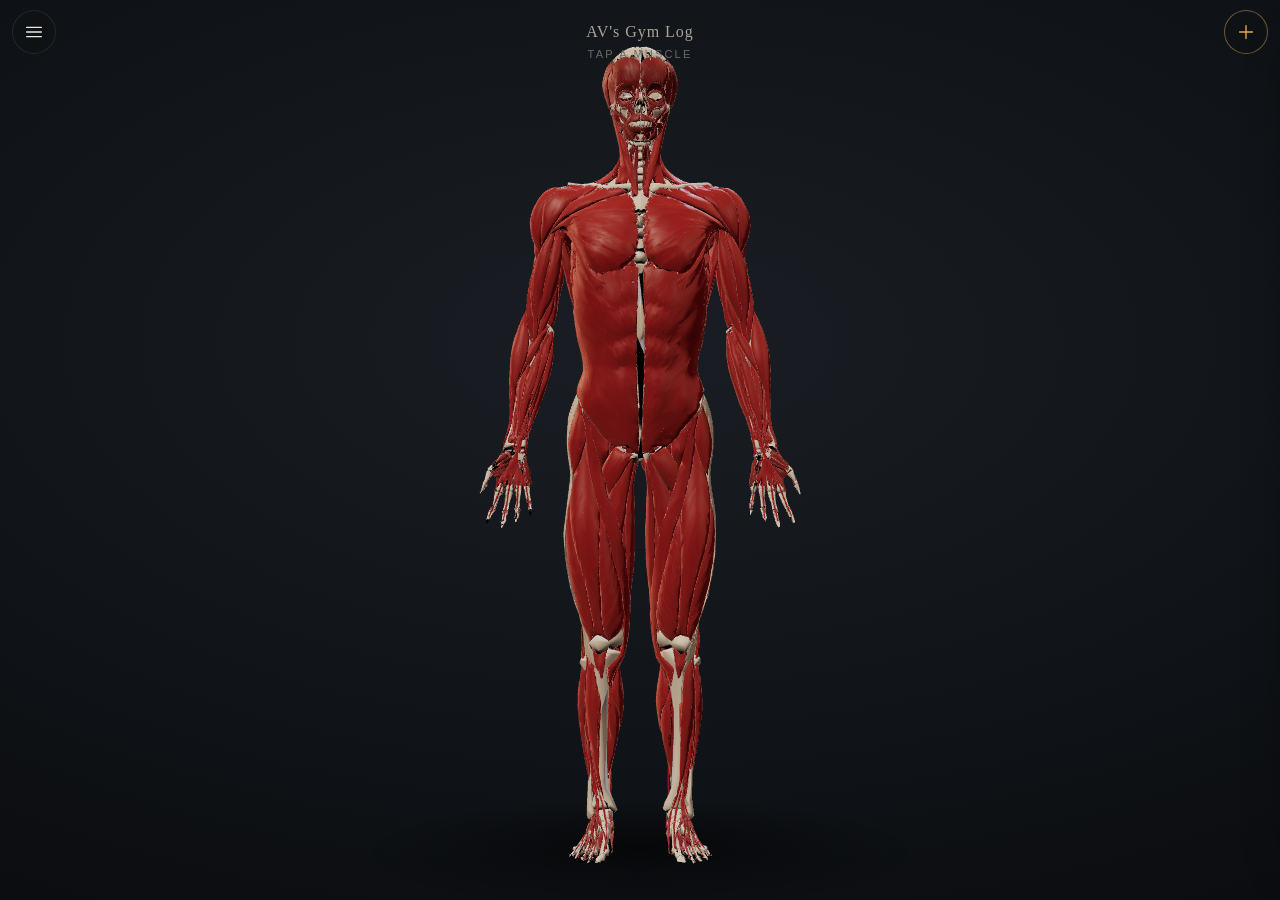
<file: index.html>
<!doctype html>
<html lang="en">
<head>
<meta charset="utf-8">
<meta name="viewport" content="width=device-width, initial-scale=1, viewport-fit=cover">
<title>AV's Gym Log</title>
<meta name="description" content="A free workout log book built around a 3D anatomical muscle model. Part of the FitFounders campaign.">
<meta name="theme-color" content="#0B0D10">
<meta name="apple-mobile-web-app-capable" content="yes">
<meta name="apple-mobile-web-app-status-bar-style" content="black-translucent">
<meta name="apple-mobile-web-app-title" content="AV's Gym Log">
<link rel="manifest" href="manifest.webmanifest">
<link rel="icon" href="assets/icon-64.png" type="image/png">
<link rel="apple-touch-icon" href="assets/icon-180.png">
<link rel="stylesheet" href="css/app.css">
<script type="importmap">
{ "imports": {
    "three": "./vendor/three/three.module.min.js",
    "three/addons/": "./vendor/three/addons/"
} }
</script>
</head>
<body>
  <div id="stage" aria-label="3D muscle model. Tap a muscle to see its exercises."></div>
  <div id="stage-fallback" hidden></div>

  <div id="loader" role="status">
    <img class="loader-logo" src="assets/icon-192.png" alt="FitFounders" width="72" height="72">
    <div class="loader-title">AV's Gym Log</div>
    <div class="loader-bar"><span></span></div>
    <div class="loader-note">Loading anatomy model</div>
  </div>

  <header class="topbar">
    <button class="icon-btn" id="btn-menu" title="Menu" aria-label="Open menu" aria-controls="drawer" aria-expanded="false">
      <svg viewBox="0 0 24 24" aria-hidden="true"><path d="M4 7h16M4 12h16M4 17h16"/></svg>
    </button>
    <div class="wordmark">AV's Gym Log</div>
    <button class="icon-btn" id="btn-add" title="Log a set (N)" aria-label="Log an exercise">
      <svg viewBox="0 0 24 24" aria-hidden="true"><path d="M12 5v14M5 12h14"/></svg>
    </button>
  </header>

  <div id="hover-label" class="hover-label" hidden></div>
  <div id="hint" class="hint">Tap a muscle</div>
  <div id="recovery-legend" class="recovery-legend" hidden>
    <span class="lbl">Recovery</span>
    <span class="grad"></span>
    <span class="ends"><span>Fresh</span><span>Just trained</span></span>
  </div>

  <div id="scrim" class="scrim" hidden></div>
  <nav id="drawer" class="drawer" aria-label="Menu" aria-hidden="true">
    <div class="drawer-head">
      <div class="drawer-title">AV's Gym Log</div>
      <div class="drawer-sub" id="drawer-sub"></div>
    </div>
    <a href="#/" data-nav>Body</a>
    <a href="#/journal" data-nav>Journal</a>
    <a href="#/progress" data-nav>Progress</a>
    <a href="#/library" data-nav>Exercise Library</a>
    <label class="drawer-switch">
      <span>Recovery view</span>
      <input type="checkbox" id="recovery-toggle" role="switch">
      <span class="switch" aria-hidden="true"></span>
    </label>
    <a href="#/settings" data-nav>Settings and Backup</a>
    <a href="reports/report.html">Strength Reports</a>
    <a href="#/about" data-nav>About and Credits</a>
    <a class="drawer-ff" href="https://www.instagram.com/fitfoundrs" target="_blank" rel="noopener">
      <img src="assets/icon-64.png" alt="" width="34" height="34">
      <span><b>A free FitFounders app</b><small>Follow the campaign on Instagram</small></span>
    </a>
    <div class="drawer-keys" aria-hidden="true">
      <div class="label">Keyboard</div>
      <dl><dt>N</dt><dd>Log a set</dd><dt>/</dt><dd>Search</dd><dt>J P L</dt><dd>Journal, Progress, Library</dd>
      <dt>F</dt><dd>Favourite the open exercise</dd><dt>B</dt><dd>Body</dd><dt>Arrows</dt><dd>Turn the body</dd><dt>R</dt><dd>Reset view</dd><dt>Esc</dt><dd>Close</dd></dl>
    </div>
  </nav>

  <main id="page" class="page" hidden></main>

  <section id="sheet" class="sheet" aria-hidden="true">
    <div class="sheet-grip" id="sheet-grip"><span></span></div>
    <div class="sheet-bar">
      <button class="text-btn" id="sheet-back" hidden>Back</button>
      <span class="sheet-kicker" id="sheet-kicker"></span>
      <button class="text-btn" id="sheet-close">Close</button>
    </div>
    <div class="sheet-body" id="sheet-body"></div>
  </section>

  <div id="toast" class="toast" role="status" aria-live="polite"></div>

  <script type="module" src="js/main.js"></script>
</body>
</html>
</file>
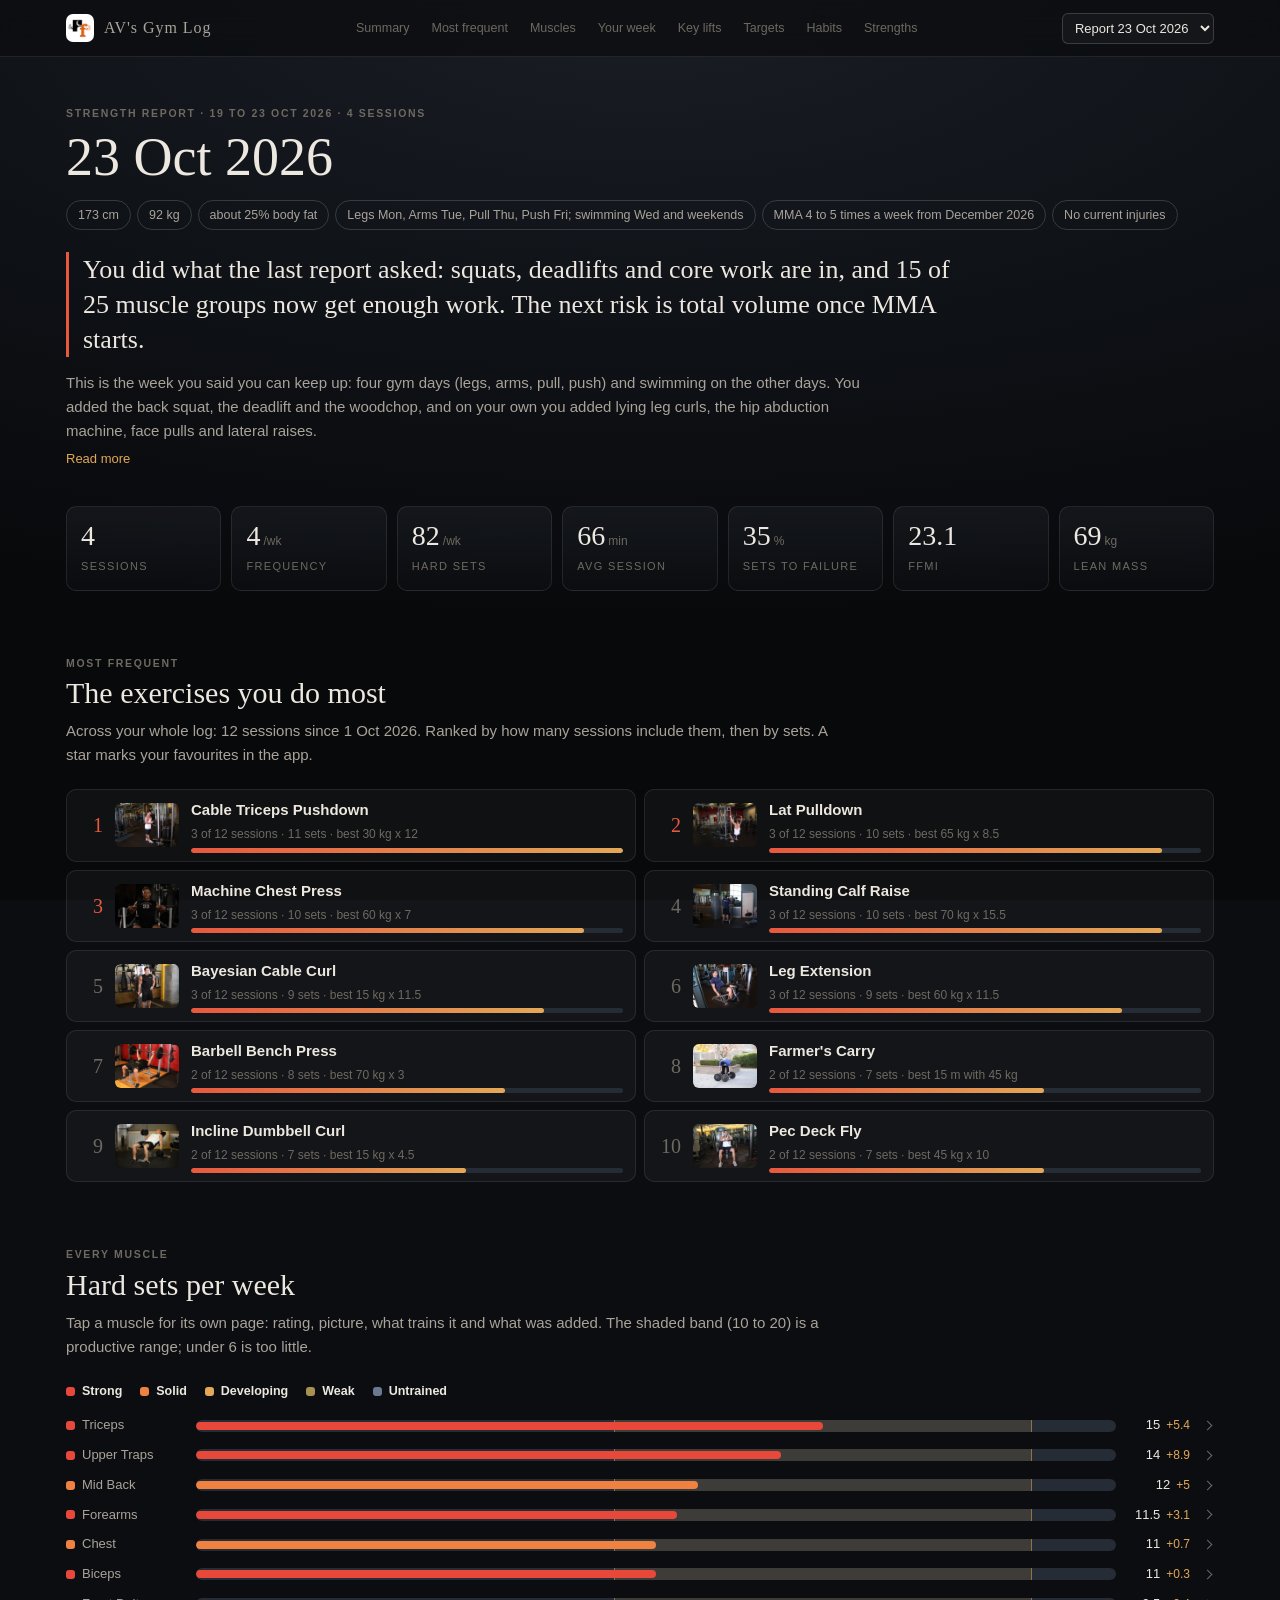
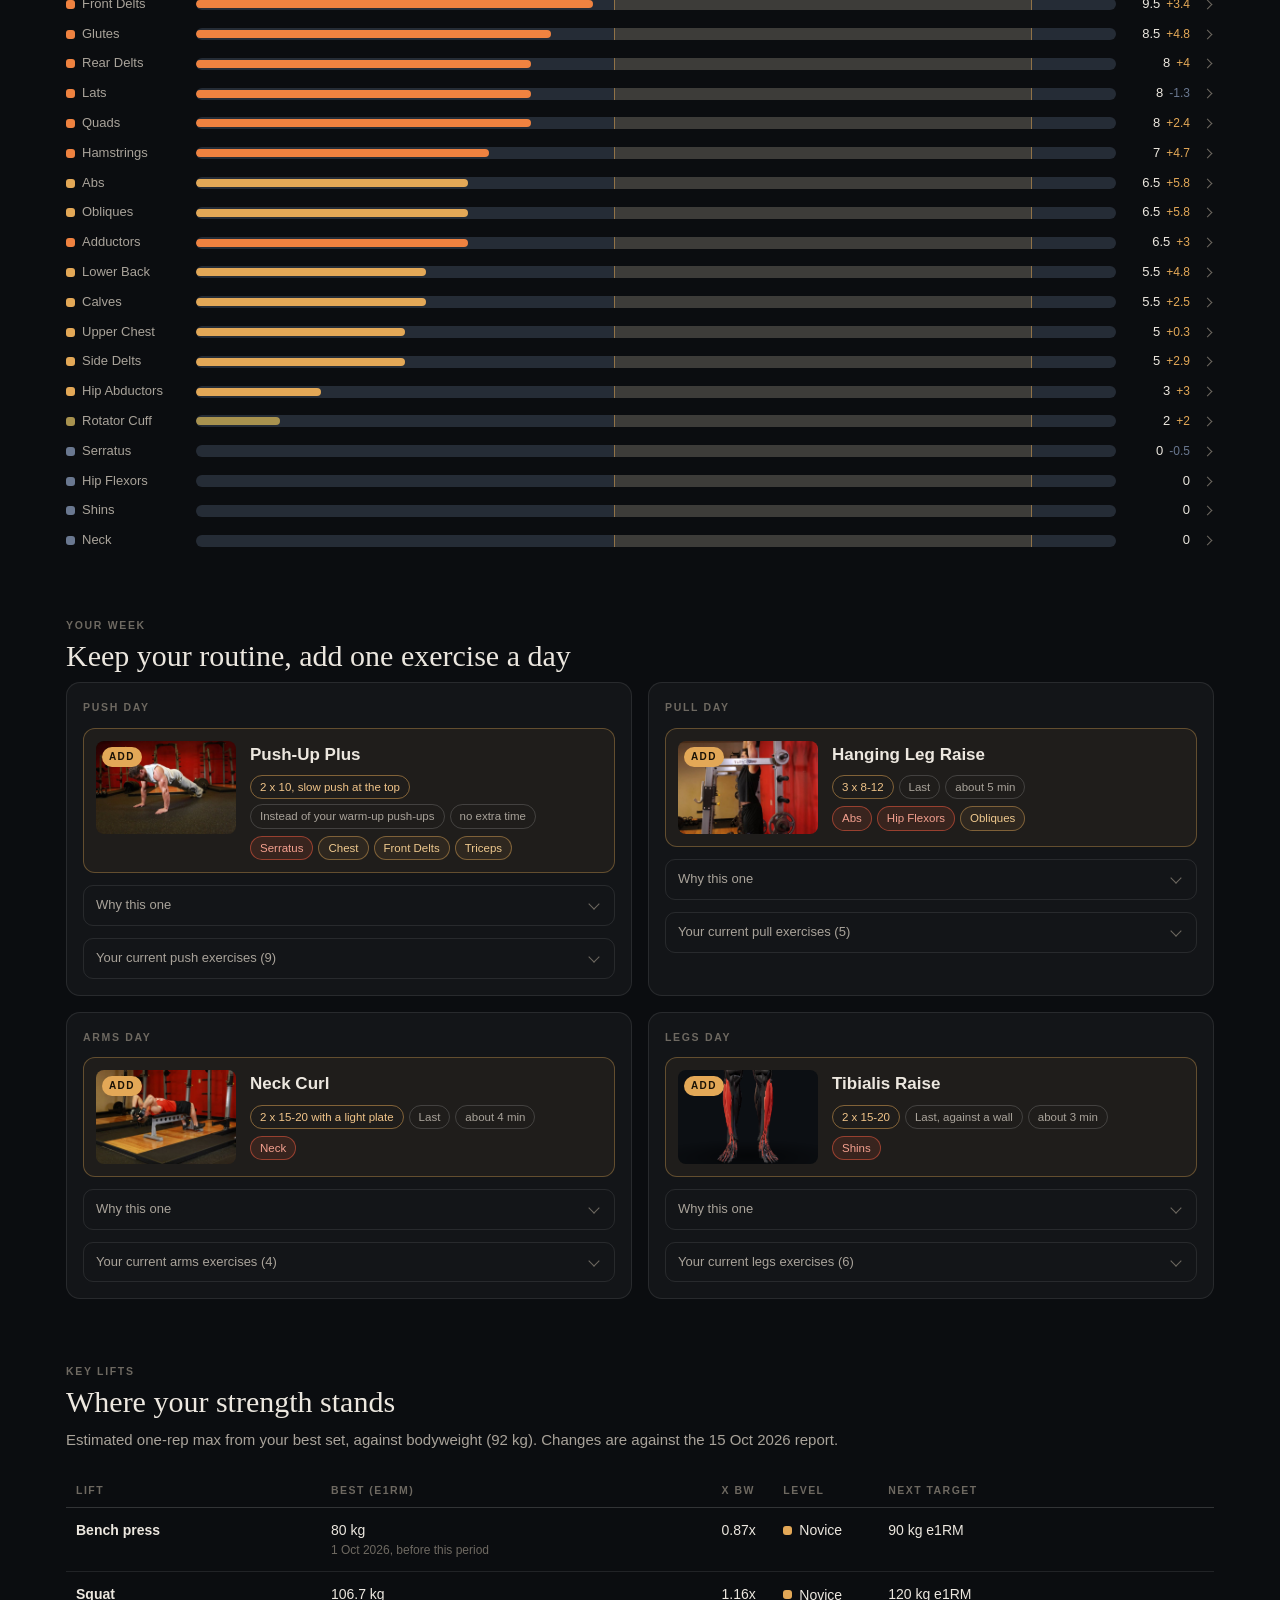
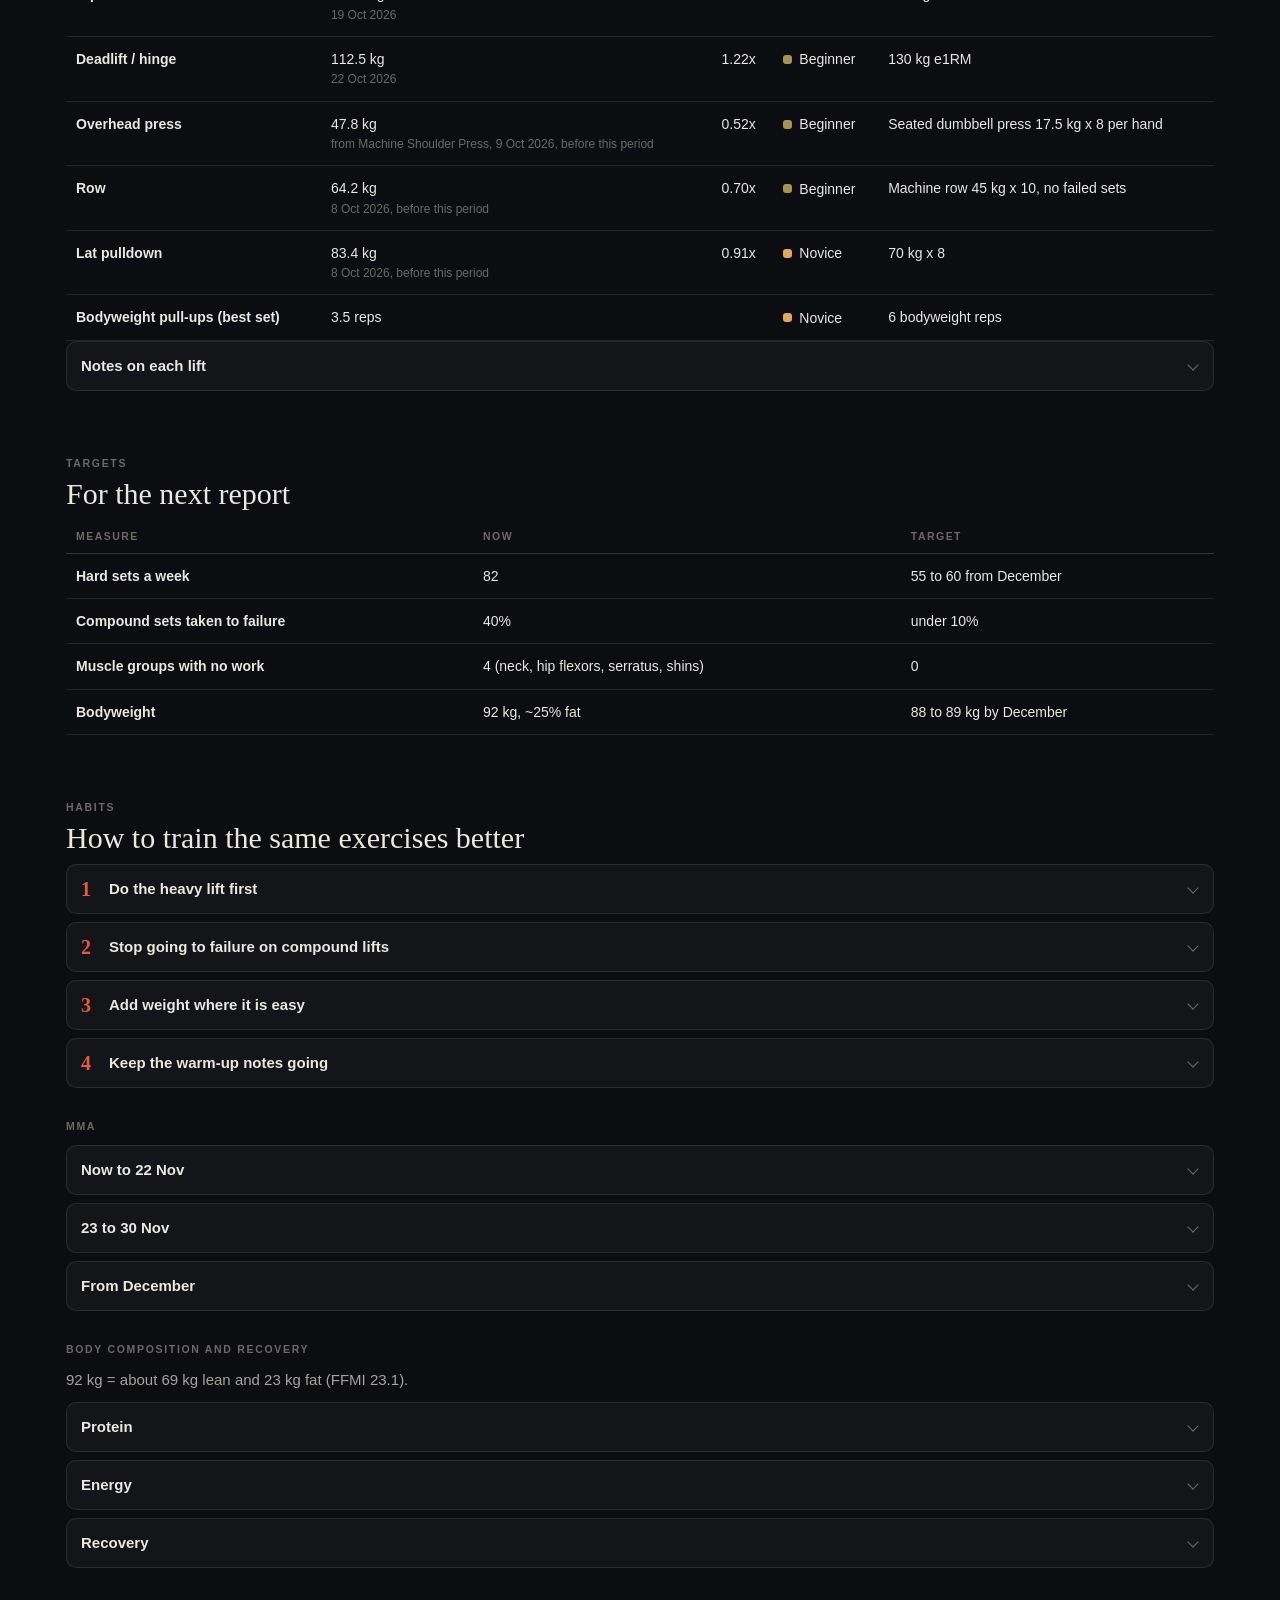
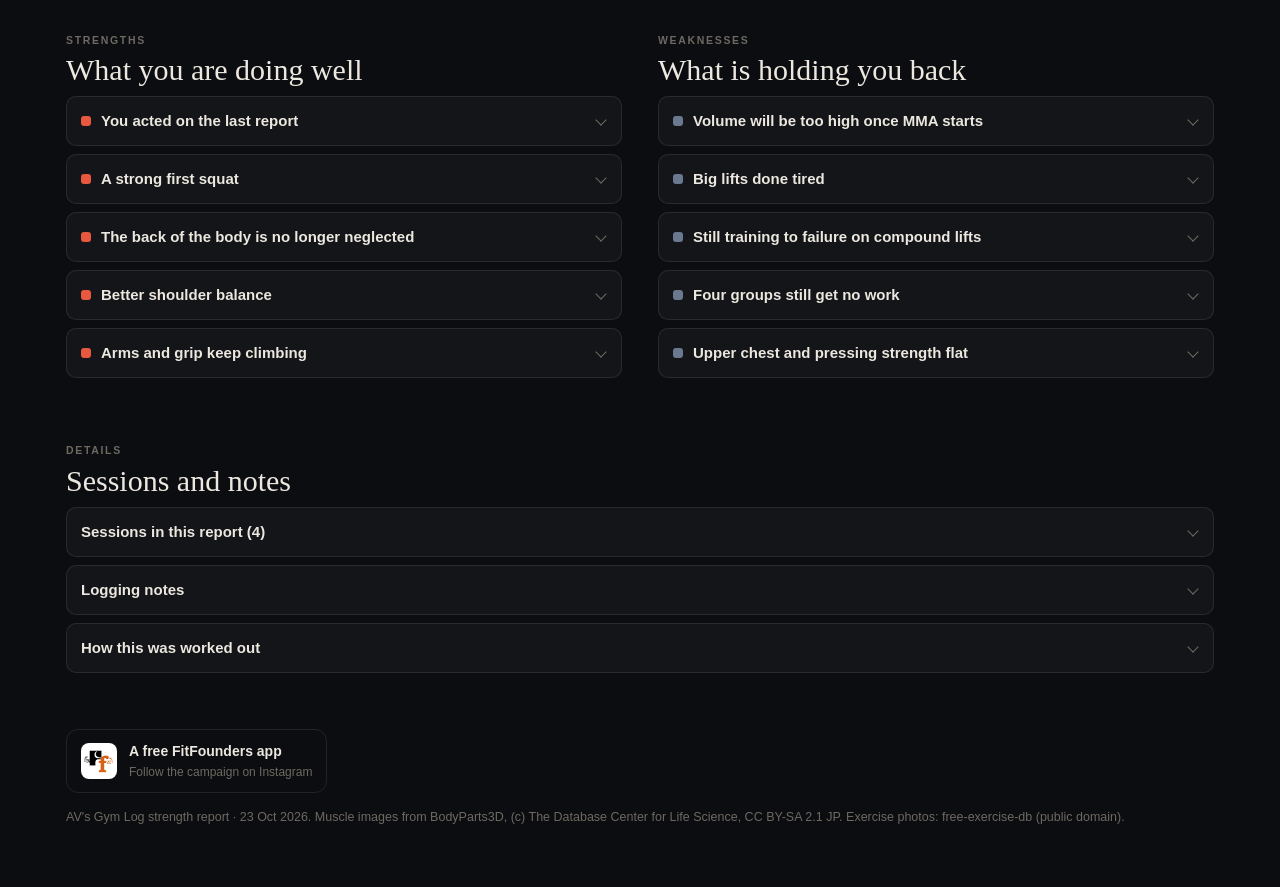
<file: reports/report.html>
<!doctype html>
<html lang="en">
<head>
<meta charset="utf-8">
<meta name="viewport" content="width=device-width, initial-scale=1, viewport-fit=cover">
<title>Strength Report · AV's Gym Log</title>
<meta name="description" content="Training analysis from an AV's Gym Log export: a summary, a page per muscle, and one exercise to add per training day. A free FitFounders app.">
<meta name="theme-color" content="#0B0D10">
<link rel="icon" href="../assets/icon-64.png" type="image/png">
<link rel="stylesheet" href="report.css">
<!-- Plain scripts only, so this page also works when opened straight from the folder (file://).
     Each report is data/<id>.stats.js (from tools/analyze.py) plus data/<id>.coach.js. -->
<script src="palette.js"></script>
<script src="data/index.js"></script>
<script src="data/library.js"></script>
</head>
<body>
  <header class="topbar">
    <div class="wrap">
      <a class="wordmark" href="../index.html"><img src="../assets/icon-64.png" alt="" width="28" height="28">AV's Gym Log</a>
      <nav aria-label="Sections">
        <a href="#top">Summary</a><a href="#frequent">Most frequent</a><a href="#volume">Muscles</a><a href="#week">Your week</a>
        <a href="#lifts">Key lifts</a><a href="#targets">Targets</a><a href="#improve">Habits</a><a href="#strengths">Strengths</a>
      </nav>
      <select class="select" id="report-pick" aria-label="Choose report"></select>
    </div>
  </header>
  <main id="report"><div class="wrap"><p class="label" style="padding:60px 0">Loading report</p></div></main>
  <script src="report.js"></script>
</body>
</html>
</file>
<file: css/app.css>
:root {
  --bg: #0B0D10;
  --bg-2: #15181D;
  --panel: rgba(18, 21, 26, 0.9);
  --panel-solid: #14171C;
  --raise: rgba(255, 255, 255, 0.04);
  --raise-2: rgba(255, 255, 255, 0.07);
  --line: rgba(255, 255, 255, 0.09);
  --line-2: rgba(255, 255, 255, 0.16);
  --ink: #ECE7DF;
  --ink-2: #A9A39A;
  --ink-3: #6E6961;
  --accent: #E3A857;
  --accent-ink: #1A1206;
  --muscle: #C0463A;
  --primary: #E0553F;
  --secondary: #E3A857;
  --stab: #6F7F96;
  --slate: #6A7890;
  --slate-deep: #252C36;
  --danger: #E06A5A;
  --serif: "Iowan Old Style", "Palatino Linotype", Palatino, "Book Antiqua", Georgia, serif;
  --sans: -apple-system, BlinkMacSystemFont, "Segoe UI", Inter, Roboto, "Helvetica Neue", Arial, sans-serif;
  --r: 10px;
  --r-sm: 6px;
  --ease: cubic-bezier(.22, .8, .24, 1);
  --top: env(safe-area-inset-top, 0px);
  --bottom: env(safe-area-inset-bottom, 0px);
  --sheet-w: 440px;
  color-scheme: dark;
}

* { box-sizing: border-box; }
html, body { height: 100%; }
body {
  margin: 0;
  background: radial-gradient(120% 90% at 50% 38%, #1A1E24 0%, #0F1216 55%, #08090B 100%) fixed, var(--bg);
  color: var(--ink);
  font: 15px/1.5 var(--sans);
  -webkit-font-smoothing: antialiased;
  overflow: hidden;
  overscroll-behavior: none;
  -webkit-tap-highlight-color: transparent;
}
button, input, select, textarea { font: inherit; color: inherit; }
button { cursor: pointer; }
a { color: inherit; }
:focus-visible { outline: 2px solid var(--accent); outline-offset: 2px; }
[hidden] { display: none !important; }

/* ------------------------------------------------------------ stage */
#stage { position: fixed; inset: 0; touch-action: none; user-select: none; -webkit-user-select: none; }
.topbar, .hint, .hover-label, .recovery-legend, .sheet-grip, .sheet-bar { user-select: none; -webkit-user-select: none; }
#stage canvas { display: block; width: 100%; height: 100%; outline: none; }

#loader {
  position: fixed; inset: 0; display: grid; place-content: center; gap: 14px; text-align: center;
  z-index: 50; background: var(--bg); transition: opacity .6s var(--ease);
}
#loader.done { opacity: 0; pointer-events: none; }
.loader-title { font-family: var(--serif); font-size: 26px; letter-spacing: .02em; }
.loader-bar { width: 180px; height: 2px; background: var(--line); margin: 0 auto; overflow: hidden; border-radius: 2px; }
.loader-bar span { display: block; height: 100%; width: 0; background: linear-gradient(90deg, var(--primary), var(--accent)); transition: width .2s linear; }
.loader-note { font-size: 11px; letter-spacing: .14em; text-transform: uppercase; color: var(--ink-3); }

/* ------------------------------------------------------------ top bar */
.topbar {
  position: fixed; top: 0; left: 0; right: 0; z-index: 20;
  display: flex; align-items: center; justify-content: space-between;
  padding: calc(10px + var(--top)) 12px 10px;
  pointer-events: none;
}
.topbar > * { pointer-events: auto; }
.wordmark {
  font-family: var(--serif); font-size: 16px; letter-spacing: .06em;
  color: var(--ink-2); pointer-events: none; user-select: none;
}
.icon-btn {
  width: 44px; height: 44px; display: grid; place-items: center;
  border: 1px solid var(--line); border-radius: 50%;
  background: rgba(16, 19, 23, .6); backdrop-filter: blur(10px); -webkit-backdrop-filter: blur(10px);
  transition: background .2s, border-color .2s, transform .2s var(--ease);
}
.icon-btn:hover { background: rgba(30, 34, 40, .8); border-color: var(--line-2); }
.icon-btn:active { transform: scale(.94); }
.icon-btn svg { width: 22px; height: 22px; fill: none; stroke: var(--ink); stroke-width: 1.5; stroke-linecap: round; }
#btn-add { border-color: rgba(227, 168, 87, .45); }
#btn-add svg { stroke: var(--accent); }

.hover-label {
  position: fixed; z-index: 15; pointer-events: none; transform: translate(-50%, -140%);
  padding: 4px 10px; border-radius: 999px; background: rgba(12, 14, 17, .85); border: 1px solid var(--line-2);
  font-size: 12px; letter-spacing: .06em; white-space: nowrap;
}
.hint {
  position: fixed; left: 50%; top: calc(46px + var(--top)); transform: translateX(-50%); z-index: 5;
  font-size: 11px; letter-spacing: .2em; text-transform: uppercase; color: var(--ink-3);
  transition: opacity .8s; pointer-events: none;
}
.hint.gone { opacity: 0; }

.recovery-legend {
  position: fixed; left: 16px; bottom: calc(20px + var(--bottom)); z-index: 5;
  display: grid; gap: 6px; width: 190px; font-size: 11px; color: var(--ink-2);
  padding: 10px 12px; border: 1px solid var(--line); border-radius: var(--r); background: rgba(12, 14, 17, .7);
  backdrop-filter: blur(8px); -webkit-backdrop-filter: blur(8px);
}
.recovery-legend .lbl { letter-spacing: .16em; text-transform: uppercase; font-size: 10px; color: var(--ink-3); }
.recovery-legend .grad { height: 6px; border-radius: 3px; background: linear-gradient(90deg, #56606E, #B8904E, #F08A3C, #F2472E); }
.recovery-legend .ends { display: flex; justify-content: space-between; }

#stage-fallback {
  position: fixed; inset: 0; overflow: auto; padding: calc(76px + var(--top)) 16px 40px; z-index: 1;
}
#stage-fallback h2 { font-family: var(--serif); font-weight: 400; margin: 0 0 6px; }
#stage-fallback p { color: var(--ink-2); margin: 0 0 18px; font-size: 13px; }
.fallback-grid { display: grid; grid-template-columns: repeat(auto-fill, minmax(150px, 1fr)); gap: 8px; }

/* ------------------------------------------------------------ drawer */
.scrim {
  position: fixed; inset: 0; z-index: 30; background: rgba(0, 0, 0, .5);
  opacity: 0; transition: opacity .28s var(--ease);
}
.scrim.show { opacity: 1; }
.drawer {
  position: fixed; top: 0; bottom: 0; left: 0; z-index: 31; width: min(300px, 84vw);
  padding: calc(22px + var(--top)) 0 calc(20px + var(--bottom));
  background: var(--panel-solid); border-right: 1px solid var(--line);
  transform: translateX(-102%); transition: transform .3s var(--ease);
  display: flex; flex-direction: column; overflow-y: auto;
}
.drawer.open { transform: none; }
.drawer-head { padding: 0 22px 18px; border-bottom: 1px solid var(--line); margin-bottom: 8px; }
.drawer-title { font-family: var(--serif); font-size: 22px; }
.drawer-sub { font-size: 12px; color: var(--ink-3); margin-top: 2px; }
.drawer a, .drawer-switch {
  display: flex; align-items: center; justify-content: space-between;
  padding: 13px 22px; text-decoration: none; font-size: 16px; color: var(--ink);
  border-left: 2px solid transparent; transition: background .15s;
}
.drawer a:hover, .drawer-switch:hover { background: var(--raise); }
.drawer a.active { border-left-color: var(--accent); background: var(--raise); }
.drawer-switch { cursor: pointer; border-top: 1px solid var(--line); border-bottom: 1px solid var(--line); margin: 6px 0; }
.drawer-switch input { position: absolute; opacity: 0; pointer-events: none; }
.switch {
  width: 38px; height: 22px; border-radius: 11px; background: var(--raise-2); border: 1px solid var(--line-2);
  position: relative; transition: background .2s;
}
.switch::after {
  content: ""; position: absolute; top: 2px; left: 2px; width: 16px; height: 16px; border-radius: 50%;
  background: var(--ink-2); transition: transform .22s var(--ease), background .2s;
}
.drawer-switch input:checked + .switch { background: rgba(227, 168, 87, .3); border-color: var(--accent); }
.drawer-switch input:checked + .switch::after { transform: translateX(16px); background: var(--accent); }
.drawer-switch input:focus-visible + .switch { outline: 2px solid var(--accent); outline-offset: 2px; }

/* ------------------------------------------------------------ pages */
.page {
  position: fixed; inset: 0; z-index: 12; overflow-y: auto; -webkit-overflow-scrolling: touch;
  background: linear-gradient(180deg, rgba(11, 13, 16, .97), rgba(11, 13, 16, .99));
  padding: calc(74px + var(--top)) 16px calc(40px + var(--bottom));
  animation: page-in .32s var(--ease);
  transition: opacity .25s, transform .25s var(--ease);
}
.page.receded { opacity: 0; pointer-events: none; transform: scale(.985); }
@keyframes page-in { from { opacity: 0; transform: translateY(12px); } to { opacity: 1; transform: none; } }
.page-inner { max-width: 760px; margin: 0 auto; }
.page h1 { font-family: var(--serif); font-weight: 400; font-size: 30px; margin: 0 0 4px; letter-spacing: .005em; }
.page h2 { font-family: var(--serif); font-weight: 400; font-size: 20px; margin: 28px 0 10px; }
.page .lede { color: var(--ink-2); margin: 0 0 20px; }
.page p { color: var(--ink-2); }

.kicker, .label {
  font-size: 10.5px; letter-spacing: .16em; text-transform: uppercase; color: var(--ink-3); font-weight: 600;
}

/* ------------------------------------------------------------ sheet */
.sheet {
  position: fixed; z-index: 25; left: 0; right: 0; bottom: 0;
  height: calc(var(--sheet-h, 58) * 1dvh);
  max-height: calc(100dvh - 60px - var(--top));
  display: flex; flex-direction: column;
  background: var(--panel); border-top: 1px solid var(--line-2);
  border-radius: 16px 16px 0 0;
  backdrop-filter: blur(18px) saturate(1.2); -webkit-backdrop-filter: blur(18px) saturate(1.2);
  box-shadow: 0 -20px 50px rgba(0, 0, 0, .45);
  transform: translateY(105%); transition: transform .32s var(--ease), height .3s var(--ease);
}
.sheet.open { transform: none; }
.sheet.dragging { transition: none; }
.sheet-grip { padding: 8px 0 2px; display: grid; place-items: center; cursor: grab; touch-action: none; }
.sheet-grip span { width: 38px; height: 4px; border-radius: 2px; background: var(--line-2); }
.sheet-bar {
  display: flex; align-items: center; justify-content: space-between; gap: 10px;
  padding: 2px 10px 6px; min-height: 36px;
}
.sheet-kicker { font-size: 10.5px; letter-spacing: .16em; text-transform: uppercase; color: var(--ink-3); flex: 1; text-align: center; }
.sheet-body {
  flex: 1; overflow-y: auto; -webkit-overflow-scrolling: touch; overscroll-behavior: contain;
  padding: 0 18px calc(28px + var(--bottom));
}
.sheet-body > .view { animation: view-in .26s var(--ease); }
.sheet-body > .view.back { animation-name: view-back; }
@keyframes view-in { from { opacity: 0; transform: translateX(18px); } to { opacity: 1; transform: none; } }
@keyframes view-back { from { opacity: 0; transform: translateX(-18px); } to { opacity: 1; transform: none; } }

.text-btn {
  background: none; border: 0; padding: 8px 8px; color: var(--ink-2); font-size: 13px; letter-spacing: .04em;
  border-radius: var(--r-sm);
}
.text-btn:hover { color: var(--ink); background: var(--raise); }

@media (min-width: 900px) {
  .sheet {
    left: auto; top: calc(70px + var(--top)); right: 14px; bottom: 14px; width: var(--sheet-w);
    height: auto; max-height: none; border: 1px solid var(--line-2); border-radius: 14px;
    transform: translateX(calc(100% + 30px));
  }
  .sheet-grip { display: none; }
  .sheet-bar { padding-top: 10px; }
}

/* ------------------------------------------------------------ sheet content */
.m-head h2, .x-head h2 { font-family: var(--serif); font-weight: 400; font-size: 26px; margin: 2px 0 4px; line-height: 1.15; }
.m-head .anat { font-size: 12px; color: var(--ink-3); font-style: italic; font-family: var(--serif); }
.m-head .job { color: var(--ink-2); margin: 8px 0 14px; font-size: 14px; }
.m-head .stat { font-size: 12px; color: var(--ink-2); margin-bottom: 14px; }
.m-head .stat b { color: var(--ink); font-weight: 600; }

.ex-list { list-style: none; margin: 0; padding: 0; border-top: 1px solid var(--line); }
.ex-row {
  display: grid; grid-template-columns: 30px 1fr; gap: 4px 10px; padding: 13px 4px 12px;
  border-bottom: 1px solid var(--line); cursor: pointer; transition: background .15s;
}
.ex-row:hover { background: var(--raise); }
.ex-row .rank { font-family: var(--serif); font-size: 20px; color: var(--ink-3); line-height: 1.1; text-align: right; }
.ex-row.top .rank { color: var(--accent); }
.ex-row .name { font-weight: 600; font-size: 15px; }
.ex-row .meta { grid-column: 2; display: flex; flex-wrap: wrap; gap: 6px; align-items: center; }
.ex-row .also { grid-column: 2; font-size: 12px; color: var(--ink-3); display: flex; flex-wrap: wrap; gap: 5px; align-items: center; }
.ex-row .last { grid-column: 2; font-size: 12px; color: var(--ink-2); }
.divider-label { padding: 18px 4px 6px; }

.tag {
  display: inline-flex; align-items: center; gap: 6px; padding: 2px 8px; border-radius: 999px;
  border: 1px solid var(--line-2); font-size: 11.5px; color: var(--ink-2); background: transparent; white-space: nowrap;
}
.tag.equip { border-color: rgba(227, 168, 87, .28); color: #D9BF95; }
.tag.role { font-size: 10px; letter-spacing: .1em; text-transform: uppercase; }
button.tag { cursor: pointer; }
button.tag:hover { border-color: var(--ink-3); color: var(--ink); }
.dot { width: 8px; height: 8px; border-radius: 2px; display: inline-block; flex: none; }
.dot.p { background: var(--primary); }
.dot.s { background: var(--secondary); }
.dot.st { background: var(--stab); }

.x-head .equip-line { color: var(--ink-2); font-size: 13px; margin-bottom: 12px; }
.worked { display: grid; gap: 8px; margin: 4px 0 16px; }
.worked-row { display: grid; grid-template-columns: 116px 1fr; gap: 8px; align-items: start; }
.worked-row .chips { display: flex; flex-wrap: wrap; gap: 6px; }

.seg { display: flex; border: 1px solid var(--line-2); border-radius: 999px; padding: 3px; gap: 2px; margin: 8px 0 16px; }
.seg button {
  flex: 1; border: 0; background: none; padding: 7px 10px; border-radius: 999px; font-size: 13px; color: var(--ink-2);
  transition: background .2s, color .2s;
}
.seg button[aria-selected="true"] { background: var(--raise-2); color: var(--ink); }

.guide h4 { margin: 18px 0 6px; }
.guide p { margin: 0; color: var(--ink-2); }
.guide ol, .guide ul { margin: 0; padding-left: 20px; color: var(--ink-2); }
.guide li { margin: 4px 0; }
.guide ol li::marker { color: var(--accent); font-family: var(--serif); }

/* ------------------------------------------------------------ log form */
.log-form { border: 1px solid var(--line); border-radius: var(--r); padding: 14px; background: var(--raise); }
.fields { display: grid; grid-template-columns: 1fr 1fr; gap: 12px; }
.field .label { display: block; margin-bottom: 6px; }
.stepper { display: grid; grid-template-columns: 40px 1fr 40px; border: 1px solid var(--line-2); border-radius: var(--r-sm); overflow: hidden; }
.stepper button { border: 0; background: var(--raise); font-size: 18px; color: var(--ink-2); }
.stepper button:hover { background: var(--raise-2); color: var(--ink); }
.stepper input {
  min-width: 0; border: 0; border-left: 1px solid var(--line); border-right: 1px solid var(--line);
  background: transparent; text-align: center; font-size: 20px; font-variant-numeric: tabular-nums; padding: 9px 4px;
  -moz-appearance: textfield;
}
.stepper input::-webkit-outer-spin-button, .stepper input::-webkit-inner-spin-button { -webkit-appearance: none; margin: 0; }
.note-input {
  width: 100%; margin-top: 12px; background: transparent; border: 1px solid var(--line); border-radius: var(--r-sm);
  padding: 9px 10px; font-size: 14px; resize: vertical; min-height: 40px;
}
.form-err { color: var(--danger); font-size: 13px; margin-top: 8px; min-height: 0; }
.btn {
  display: inline-flex; align-items: center; justify-content: center; gap: 8px;
  border: 1px solid var(--line-2); background: var(--raise); color: var(--ink);
  padding: 10px 16px; border-radius: var(--r-sm); font-size: 14px; transition: background .15s, transform .15s, border-color .15s;
}
.btn:hover { background: var(--raise-2); border-color: var(--ink-3); }
a.btn, label.btn { text-decoration: none; cursor: pointer; }
.btn:active { transform: scale(.98); }
.btn.primary { background: var(--accent); color: var(--accent-ink); border-color: var(--accent); font-weight: 650; }
.btn.primary:hover { background: #EDB866; }
.btn.block { width: 100%; margin-top: 12px; padding: 13px; font-size: 15px; }
.btn.danger { color: var(--danger); border-color: rgba(224, 106, 90, .4); }
.btn.small { padding: 6px 10px; font-size: 12.5px; }
.btn.primary.logged, .btn.primary.logged:hover { background: #6FAE7B; border-color: #6FAE7B; color: #0C1A10; }
.row-actions { display: flex; gap: 8px; flex-wrap: wrap; }

.sets { list-style: none; margin: 12px 0 0; padding: 0; }
.set-row {
  display: grid; grid-template-columns: 50px 1fr auto; align-items: center; gap: 8px;
  padding: 8px 2px; border-bottom: 1px solid var(--line); font-variant-numeric: tabular-nums;
}
.set-row.new { animation: set-in .5s var(--ease); }
@keyframes set-in { from { opacity: 0; transform: translateY(-6px); background: rgba(227, 168, 87, .15); } to { opacity: 1; transform: none; background: transparent; } }
.set-row .n { color: var(--ink-3); font-size: 12px; letter-spacing: .08em; text-transform: uppercase; }
.set-row .v { font-size: 15px; }
.set-row .v small { color: var(--ink-3); margin-left: 6px; font-size: 12px; }
.set-row .note { grid-column: 2 / 4; font-size: 12px; color: var(--ink-3); margin-top: -4px; }
.set-edit { grid-column: 1 / -1; display: grid; grid-template-columns: 1fr 1fr; gap: 8px; padding: 6px 0; }
.set-edit input { background: transparent; border: 1px solid var(--line-2); border-radius: var(--r-sm); padding: 8px; width: 100%; min-width: 0; }
.set-edit .note-input { grid-column: 1 / -1; margin: 0; }
.set-edit .row-actions { grid-column: 1 / -1; }
.lasttime { font-size: 13px; color: var(--ink-2); margin: 14px 0 0; }
.lasttime b { color: var(--ink); font-weight: 600; }

/* ------------------------------------------------------------ search / lists */
.search {
  width: 100%; background: var(--raise); border: 1px solid var(--line-2); border-radius: var(--r-sm);
  padding: 11px 12px; font-size: 15px; margin: 8px 0 12px;
}
.plain-list { list-style: none; margin: 0; padding: 0; border-top: 1px solid var(--line); }
.plain-list li {
  padding: 12px 4px; border-bottom: 1px solid var(--line); cursor: pointer; display: flex; justify-content: space-between; gap: 12px; align-items: baseline;
}
.plain-list li:hover { background: var(--raise); }
.plain-list .sub { font-size: 12px; color: var(--ink-3); }
.plain-list .right { font-size: 12px; color: var(--ink-2); text-align: right; white-space: nowrap; font-variant-numeric: tabular-nums; }
.empty { color: var(--ink-3); padding: 18px 4px; font-size: 14px; }

.chips-row { display: flex; gap: 6px; overflow-x: auto; padding-bottom: 6px; margin-bottom: 8px; scrollbar-width: none; }
.chips-row::-webkit-scrollbar { display: none; }
.chip {
  border: 1px solid var(--line-2); background: none; padding: 6px 12px; border-radius: 999px; font-size: 13px; color: var(--ink-2); white-space: nowrap;
}
.chip[aria-pressed="true"] { background: var(--ink); color: var(--bg); border-color: var(--ink); }
select.select {
  background: var(--raise); border: 1px solid var(--line-2); border-radius: var(--r-sm); padding: 9px 10px; font-size: 14px;
}

/* ------------------------------------------------------------ journal */
.cal-head { display: flex; align-items: center; justify-content: space-between; margin: 18px 0 10px; }
.cal-head .month { font-family: var(--serif); font-size: 20px; }
.cal { display: grid; grid-template-columns: repeat(7, 1fr); gap: 4px; max-width: 560px; }
.cal .dow { font-size: 10px; letter-spacing: .12em; text-transform: uppercase; color: var(--ink-3); text-align: center; padding-bottom: 4px; }
.cal .day {
  aspect-ratio: 1 / 1; border-radius: var(--r-sm); border: 1px solid var(--line); background: transparent;
  display: flex; flex-direction: column; align-items: flex-start; justify-content: space-between; padding: 5px 6px;
  font-size: 12px; color: var(--ink-2); font-variant-numeric: tabular-nums; min-width: 0; text-decoration: none;
}
.cal .day.blank { border: 0; }
.cal .day.today { border-color: var(--ink-3); }
.cal .day.has { color: var(--ink); cursor: pointer; }
/* Session volume as the model's heat scale: grey-blue (light day) to yellow to red (big day). */
.cal .day.l1 { background: rgba(106, 120, 144, .32); border-color: rgba(106, 120, 144, .5); }
.cal .day.l2 { background: rgba(227, 168, 87, .28); border-color: rgba(227, 168, 87, .45); }
.cal .day.l3 { background: rgba(239, 130, 64, .45); border-color: rgba(239, 130, 64, .6); }
.cal .day.l4 { background: rgba(232, 72, 58, .62); border-color: rgba(232, 72, 58, .8); color: #fff; }
.cal .day .vol { font-size: 10px; opacity: .8; }
.tiles { display: grid; grid-template-columns: repeat(auto-fit, minmax(130px, 1fr)); gap: 8px; margin: 14px 0; }
.tile { border: 1px solid var(--line); border-radius: var(--r); padding: 12px; background: linear-gradient(180deg, rgba(106, 120, 144, .10), rgba(106, 120, 144, .03)); }
.tile .v { font-family: var(--serif); font-size: 24px; font-variant-numeric: tabular-nums; }
.tile .v small { font-family: var(--sans); font-size: 12px; color: var(--ink-3); margin-left: 3px; }
.tile .k { font-size: 11px; letter-spacing: .12em; text-transform: uppercase; color: var(--ink-3); margin-top: 2px; }
.session-ex { border-top: 1px solid var(--line); padding: 14px 0 6px; }
.session-ex h3 { margin: 0 0 4px; font-size: 16px; font-weight: 600; display: flex; justify-content: space-between; gap: 10px; }
.session-ex h3 a { text-decoration: none; }
.session-ex h3 a:hover { text-decoration: underline; }

/* ------------------------------------------------------------ charts */
.chart { width: 100%; height: auto; display: block; margin: 6px 0 4px; }
.chart .grid { stroke: var(--line); stroke-width: 1; }
.chart .axis { fill: var(--ink-3); font-size: 10px; font-family: var(--sans); }
.chart .line { fill: none; stroke: var(--primary); stroke-width: 2; stroke-linejoin: round; stroke-linecap: round; }
.chart .area { fill: rgba(232, 88, 63, .09); }
.chart .pt { fill: var(--bg); stroke: var(--accent); stroke-width: 2; }
.chart .bar { fill: rgba(106, 120, 144, .7); }
.chart .bar:last-of-type { fill: var(--accent); }

/* ------------------------------------------------------------ settings */
.setting { display: flex; justify-content: space-between; align-items: center; gap: 16px; padding: 14px 0; border-bottom: 1px solid var(--line); }
.setting .t { font-weight: 600; }
.setting .d { color: var(--ink-3); font-size: 13px; }
.seg.inline { margin: 0; width: 140px; }

.toast {
  position: fixed; left: 50%; top: calc(66px + var(--top)); z-index: 60; transform: translate(-50%, -10px);
  padding: 9px 16px; border-radius: 999px; background: #F1ECE3; color: #16130F; font-size: 13.5px; font-weight: 600;
  opacity: 0; pointer-events: none; transition: opacity .2s, transform .25s var(--ease);
}
.toast.show { opacity: 1; transform: translate(-50%, 0); }

.about p, .about li { color: var(--ink-2); }
.about code { font-size: 12px; background: var(--raise-2); padding: 1px 5px; border-radius: 4px; }

@media (prefers-reduced-motion: reduce) {
  *, *::before, *::after { animation-duration: .01ms !important; transition-duration: .01ms !important; }
}

/* ------------------------------------------------------------ exercise photos */
.demo { margin: 0 0 16px; }
.demo-stage {
  position: relative; aspect-ratio: 3 / 2; border-radius: var(--r); overflow: hidden;
  background: #1A1D22; border: 1px solid var(--line); cursor: pointer;
}
.demo-stage img { position: absolute; inset: 0; width: 100%; height: 100%; object-fit: cover; transition: opacity .55s ease; }
.demo-stage img.f1 { opacity: 0; }
.demo.at-1 .demo-stage img.f1 { opacity: 1; }
.demo-step {
  position: absolute; left: 10px; top: 10px; padding: 3px 9px; border-radius: 999px;
  background: rgba(11, 13, 16, .78); color: var(--ink); font-size: 11px; letter-spacing: .12em; text-transform: uppercase;
}
.demo-bar { display: flex; gap: 6px; margin-top: 8px; }
.demo-bar .chip { flex: 1; padding: 7px 10px; font-size: 12.5px; }
.demo-note { font-size: 12.5px; color: var(--ink-3); margin-top: 8px; font-style: italic; font-family: var(--serif); }
.demo-none { font-size: 13px; color: var(--ink-3); margin: 0 0 12px; }
.tag.fail { margin-left: 8px; font-size: 10px; letter-spacing: .12em; text-transform: uppercase; color: var(--primary); border-color: rgba(224, 85, 63, .45); padding: 1px 7px; vertical-align: 2px; }
.form-hint { font-size: 12px; color: var(--ink-3); margin: 10px 0 0; }

/* ------------------------------------------------------------ progress sparklines, library cards */
.spark { width: 96px; height: 26px; flex: none; display: none; }
.spark polyline { fill: none; stroke: var(--primary); stroke-width: 1.6; stroke-linejoin: round; stroke-linecap: round; }
.lib-flabel { display: none; }
.lib-count { margin: 4px 0 8px; }
.lib-cards { list-style: none; margin: 0; padding: 0; border-top: 1px solid var(--line); }
.lib-cards li {
  display: grid; grid-template-columns: 64px 1fr; gap: 12px; align-items: center;
  padding: 10px 4px; border-bottom: 1px solid var(--line); cursor: pointer; transition: background .15s;
}
.lib-cards li:hover { background: var(--raise); }
.lib-cards .thumb { width: 64px; height: 44px; object-fit: cover; border-radius: 4px; background: var(--raise-2); display: block; }
.lib-cards .body { display: grid; gap: 2px; min-width: 0; }
.lib-cards .nm { font-weight: 600; }
.lib-cards .sub { font-size: 12px; color: var(--ink-3); }
.lib-cards .meta { display: flex; gap: 6px; margin-top: 4px; }
.drawer-keys { display: none; margin-top: auto; padding: 16px 22px 0; border-top: 1px solid var(--line); }
.drawer-keys dl { display: grid; grid-template-columns: auto 1fr; gap: 5px 12px; margin: 8px 0 0; font-size: 12.5px; }
.drawer-keys dt { color: var(--ink); font-variant-numeric: tabular-nums; font-weight: 600; }
.drawer-keys dd { margin: 0; color: var(--ink-3); }

/* ------------------------------------------------------------ laptop and desktop */
@media (min-width: 1024px) and (hover: hover) {
  .drawer-keys { display: block; }
}
@media (min-width: 1024px) {
  .page { padding-left: 32px; padding-right: 32px; }
  .page-inner.wide { max-width: 1180px; }
  .page h1 { font-size: 36px; }
  .split { display: grid; grid-template-columns: minmax(0, 1fr) minmax(0, 1fr); gap: 48px; align-items: start; }
  .split > section:last-child { position: sticky; top: 72px; }
  .split-h { margin-top: 18px; }
  .cal { max-width: none; }
  .cal .day { aspect-ratio: 1.15 / 1; }
  .ex-grid { display: grid; grid-template-columns: repeat(2, minmax(0, 1fr)); column-gap: 40px; }

  .prog-list li { display: grid; grid-template-columns: minmax(0, 1fr) 110px 200px; align-items: center; gap: 16px; }
  .spark { display: block; }

  .lib-layout { display: grid; grid-template-columns: 260px minmax(0, 1fr); gap: 36px; align-items: start; }
  .lib-filters { position: sticky; top: 72px; }
  .lib-filters .search { margin-top: 0; }
  .lib-filters .chips-row { flex-wrap: wrap; overflow: visible; }
  .lib-flabel { display: block; margin: 14px 0 8px; }
  .lib-cards { display: grid; grid-template-columns: repeat(auto-fill, minmax(250px, 1fr)); gap: 14px; border: 0; }
  .lib-cards li {
    grid-template-columns: 1fr; align-items: stretch; gap: 0; padding: 0; border: 1px solid var(--line);
    border-radius: var(--r); overflow: hidden; background: var(--raise);
    transition: border-color .15s, transform .2s var(--ease), background .15s;
  }
  .lib-cards li:hover { border-color: var(--line-2); transform: translateY(-2px); background: var(--raise-2); }
  .lib-cards .thumb { width: 100%; height: auto; aspect-ratio: 3 / 2; border-radius: 0; }
  .lib-cards .thumb.none { background: linear-gradient(135deg, #1C222B, var(--slate-deep)); }
  .lib-cards .body { padding: 12px 14px 14px; }
}
@media (min-width: 1280px) {
  :root { --sheet-w: 480px; }
}
@media (min-width: 1600px) {
  :root { --sheet-w: 540px; }
  .page-inner.wide { max-width: 1320px; }
}

.lib-cards .thumb.none { display: grid; place-items: center; font-family: var(--serif); font-size: 11px; color: var(--ink-3); letter-spacing: .04em; }
@media (min-width: 1024px) { .lib-cards .thumb.none { font-size: 20px; } }
.tiles.three { grid-template-columns: repeat(3, minmax(0, 1fr)); }

/* Muscles-worked chips tinted by role, matching the model: red main, yellow secondary, grey-blue stabiliser. */
.tag.role-p { color: #F4A08F; border-color: rgba(232, 88, 63, .55); background: rgba(232, 88, 63, .1); }
.tag.role-s { color: #EFC98E; border-color: rgba(227, 168, 87, .45); background: rgba(227, 168, 87, .07); }
.tag.role-st { color: #AEB9CB; border-color: rgba(111, 127, 150, .55); background: rgba(111, 127, 150, .1); }
.tag.role-p:hover, .tag.role-s:hover, .tag.role-st:hover { color: var(--ink); }

/* ------------------------------------------------------------ FitFounders branding */
.loader-logo { width: 72px; height: 72px; border-radius: 16px; margin: 0 auto 4px; display: block; background: #fff; }
.drawer-ff {
  display: flex !important; align-items: center; gap: 12px; justify-content: flex-start !important;
  margin: 10px 14px 0; padding: 10px 12px !important; border: 1px solid var(--line) !important; border-radius: var(--r);
}
.drawer-ff img { border-radius: 8px; background: #fff; flex: none; }
.drawer-ff span { display: grid; gap: 1px; }
.drawer-ff b { font-size: 14px; font-weight: 600; }
.drawer-ff small { font-size: 12px; color: var(--ink-3); }
.ff-about { display: flex; gap: 14px; align-items: center; }
.ff-about img { border-radius: 14px; background: #fff; flex: none; }

/* ------------------------------------------------------------ favourites */
.star { width: 13px; height: 13px; display: inline-block; vertical-align: -1px; margin-left: 6px; flex: none; }
.star path { fill: none; stroke: var(--ink-3); stroke-width: 1.6; stroke-linejoin: round; }
.star.on path { fill: var(--accent); stroke: var(--accent); }
.star.big { width: 20px; height: 20px; vertical-align: 2px; margin-left: 10px; }
.x-title { display: flex; align-items: flex-start; justify-content: space-between; gap: 12px; }
.fav-btn {
  flex: none; display: inline-flex; align-items: center; gap: 6px; margin-top: 6px; padding: 6px 11px; border-radius: 999px;
  border: 1px solid var(--line-2); background: none; color: var(--ink-2); font-size: 12.5px; transition: border-color .15s, color .15s, background .15s;
}
.fav-btn .star { margin: 0; width: 15px; height: 15px; }
.fav-btn:hover { color: var(--ink); border-color: var(--ink-3); }
.fav-btn[aria-pressed="true"] { color: var(--accent); border-color: rgba(227, 168, 87, .55); background: rgba(227, 168, 87, .08); }
.chip-fav { display: inline-flex; align-items: center; gap: 6px; }
.chip-fav .star { margin: 0; }
.chip-fav[aria-pressed="true"] .star path { fill: var(--bg); stroke: var(--bg); }
</file>
<file: reports/report.css>
/* Strength report. Same type and dark studio look as the app (css/app.css). Colours follow the
   3D model: red for well-trained, yellow for partly trained, dark grey-blue for untrained.
   Status colours (--strong ... --untrained) are set from palette.js at runtime. */
:root {
  --bg: #0B0D10;
  --raise: rgba(255, 255, 255, 0.035);
  --raise-2: rgba(255, 255, 255, 0.07);
  --line: rgba(255, 255, 255, 0.09);
  --line-2: rgba(255, 255, 255, 0.16);
  --ink: #ECE7DF;
  --ink-2: #A9A39A;
  --ink-3: #6E6961;
  --red: #E8583F;
  --yellow: #E3A857;
  --slate: #6A7890;
  --slate-deep: #252C36;
  --strong: #E8483A; --solid: #EF8240; --developing: #E3A857; --weak: #A8924F; --untrained: #6A7890;
  --serif: "Iowan Old Style", "Palatino Linotype", Palatino, "Book Antiqua", Georgia, serif;
  --sans: -apple-system, BlinkMacSystemFont, "Segoe UI", Inter, Roboto, "Helvetica Neue", Arial, sans-serif;
  --r: 10px;
  color-scheme: dark;
}
* { box-sizing: border-box; }
html { scroll-behavior: smooth; }
body {
  margin: 0; color: var(--ink); font: 15px/1.6 var(--sans); -webkit-font-smoothing: antialiased;
  background: radial-gradient(120% 70% at 50% 0%, #1A1E25 0%, #0F1217 50%, #08090B 100%) fixed, var(--bg);
}
a { color: inherit; }
:focus-visible { outline: 2px solid var(--yellow); outline-offset: 2px; }
[hidden] { display: none !important; }

.wrap { max-width: 1180px; margin: 0 auto; padding: 0 16px; }
.topbar {
  position: sticky; top: 0; z-index: 20; backdrop-filter: blur(12px); -webkit-backdrop-filter: blur(12px);
  background: rgba(11, 13, 16, .74); border-bottom: 1px solid var(--line);
}
.topbar .wrap { display: flex; align-items: center; justify-content: space-between; gap: 12px; min-height: 56px; }
.wordmark { font-family: var(--serif); font-size: 16px; letter-spacing: .06em; color: var(--ink-2); text-decoration: none; display: inline-flex; align-items: center; gap: 10px; }
.wordmark img { border-radius: 7px; background: #fff; }
.topbar nav { display: flex; gap: 4px; overflow-x: auto; scrollbar-width: none; }
.topbar nav::-webkit-scrollbar { display: none; }
.topbar nav a { font-size: 12.5px; color: var(--ink-3); text-decoration: none; padding: 6px 9px; border-radius: 6px; white-space: nowrap; }
.topbar nav a:hover { color: var(--ink); background: var(--raise); }
.select { background: var(--raise); border: 1px solid var(--line-2); color: var(--ink); border-radius: 6px; padding: 6px 8px; font: inherit; font-size: 13px; }
@media (max-width: 760px) { .topbar nav { display: none; } }

.label { font-size: 10.5px; letter-spacing: .16em; text-transform: uppercase; color: var(--ink-3); font-weight: 600; }
section.block { padding: 56px 0 8px; scroll-margin-top: 60px; }
section.block h2 { font-family: var(--serif); font-weight: 400; font-size: 30px; margin: 4px 0 8px; line-height: 1.2; }
.lede { color: var(--ink-2); margin: 0 0 22px; max-width: 780px; }
.sub { font-size: 12px; color: var(--ink-3); }
.dot { width: 9px; height: 9px; border-radius: 3px; display: inline-block; flex: none; }

/* ------------------------------------------------------------ hero */
.hero { padding: 48px 0 8px; }
.hero h1 { font-family: var(--serif); font-weight: 400; font-size: clamp(34px, 5vw, 54px); line-height: 1.08; margin: 6px 0 14px; }
.chips { display: flex; flex-wrap: wrap; gap: 6px; margin: 0 0 22px; }
.chip { border: 1px solid var(--line-2); border-radius: 999px; padding: 4px 11px; font-size: 12.5px; color: var(--ink-2); }
.headline { font-family: var(--serif); font-size: clamp(20px, 2.4vw, 26px); line-height: 1.35; max-width: 900px; margin: 0 0 14px; border-left: 3px solid var(--red); padding-left: 14px; }
.summary { color: var(--ink-2); max-width: 820px; margin: 0 0 10px; }
.tiles { display: grid; grid-template-columns: repeat(auto-fit, minmax(130px, 1fr)); gap: 10px; margin: 28px 0 0; }
.tile { border: 1px solid var(--line); border-radius: var(--r); padding: 14px; background: linear-gradient(180deg, rgba(106, 120, 144, .10), rgba(106, 120, 144, .03)); }
.tile .v { font-family: var(--serif); font-size: 28px; font-variant-numeric: tabular-nums; line-height: 1.1; }
.tile .v small { font-family: var(--sans); font-size: 12px; color: var(--ink-3); margin-left: 3px; }
.tile .k { font-size: 11px; letter-spacing: .12em; text-transform: uppercase; color: var(--ink-3); margin-top: 6px; }
.banner { border: 1px solid rgba(227, 168, 87, .4); background: rgba(227, 168, 87, .08); border-radius: 10px; padding: 12px 14px; color: #E8C48C; margin: 16px 0 0; font-size: 14px; }

/* ------------------------------------------------------------ shared bits */
.two { display: grid; gap: 36px; }
@media (min-width: 900px) { .two { grid-template-columns: 1fr 1fr; } }
.ev { font-size: 12.5px; color: var(--ink-3); margin-top: 8px; }
.mchips { display: flex; flex-wrap: wrap; gap: 6px; margin-top: 10px; }
.mchip {
  display: inline-flex; gap: 6px; align-items: center; font-size: 12px; padding: 3px 9px; border-radius: 999px;
  border: 1px solid var(--line-2); text-decoration: none; color: var(--ink-2);
}
.mchip:hover { color: var(--ink); border-color: var(--ink-3); }
.legend { display: flex; flex-wrap: wrap; gap: 8px 18px; font-size: 12.5px; color: var(--ink-3); margin: 0 0 12px; }
.legend span { display: inline-flex; gap: 7px; align-items: center; }
.legend b { color: var(--ink); font-weight: 600; }
.anat { font-family: var(--serif); font-style: italic; font-size: 13px; color: var(--ink-3); }
.pstat {
  position: absolute; left: 12px; top: 12px; font-size: 11px; letter-spacing: .12em; text-transform: uppercase; font-weight: 700;
  color: #120C08; padding: 4px 10px; border-radius: 999px;
}
.s-untrained .pstat, .s-weak .pstat { color: #0B0D10; }

/* ------------------------------------------------------------ tables, bars */
.table { width: 100%; border-collapse: collapse; font-size: 14px; }
.table th { text-align: left; font-size: 10.5px; letter-spacing: .14em; text-transform: uppercase; color: var(--ink-3); font-weight: 600; padding: 8px 10px; border-bottom: 1px solid var(--line-2); }
.table td { padding: 11px 10px; border-bottom: 1px solid var(--line); vertical-align: top; font-variant-numeric: tabular-nums; }
.table td.note { color: var(--ink-2); font-size: 13px; max-width: 380px; }
.table .lvl { display: inline-flex; gap: 7px; align-items: center; white-space: nowrap; }
.scroll-x { overflow-x: auto; }
.delta { font-size: 12px; margin-left: 6px; }
.delta.up { color: var(--yellow); } .delta.down { color: var(--slate); }

.bars { display: grid; gap: 5px; }
.bar-row { display: grid; grid-template-columns: 120px minmax(0, 1fr) 64px 14px; align-items: center; gap: 10px; font-size: 13px; text-decoration: none; padding: 2px 0; border-radius: 4px; }
.bar-row:hover { background: var(--raise); }
.bar-row .nm { display: flex; gap: 7px; align-items: center; color: var(--ink-2); }
.bar-track { position: relative; height: 12px; border-radius: 6px; background: var(--slate-deep); overflow: hidden; }
.bar-track .band { position: absolute; top: 0; bottom: 0; background: rgba(227, 168, 87, .12); border-left: 1px solid rgba(227, 168, 87, .5); border-right: 1px solid rgba(227, 168, 87, .5); }
.bar-track .fill { position: absolute; left: 0; top: 2px; bottom: 2px; border-radius: 4px; }
.bar-row .n { text-align: right; font-variant-numeric: tabular-nums; color: var(--ink); }
.bars-key { font-size: 12px; color: var(--ink-3); margin-top: 10px; }

/* ------------------------------------------------------------ your week */
.key { display: inline-flex; gap: 6px; margin-left: 6px; vertical-align: 1px; }
.week { display: grid; gap: 16px; }
@media (min-width: 900px) { .week { grid-template-columns: 1fr 1fr; } }
.dayc { border: 1px solid var(--line); border-radius: 14px; background: var(--raise); padding: 16px; display: grid; gap: 12px; align-content: start; }
.dayh { display: flex; justify-content: space-between; align-items: baseline; gap: 10px; }
.dayh .label { color: var(--ink); font-size: 12px; }
.cur { margin: 0; padding-left: 20px; color: var(--ink-3); font-size: 13.5px; columns: 2; column-gap: 24px; }
.cur li { margin: 2px 0; break-inside: avoid; }
.newx { display: grid; grid-template-columns: 140px 1fr; gap: 14px; border: 1px solid rgba(227, 168, 87, .35); background: rgba(227, 168, 87, .06); border-radius: 12px; padding: 12px; }
.newimg { position: relative; border-radius: 8px; overflow: hidden; background: #0C0F13; aspect-ratio: 3 / 2; align-self: start; }
.newimg img { width: 100%; height: 100%; object-fit: cover; display: block; }
.newtag { position: absolute; left: 6px; top: 6px; font-size: 10px; letter-spacing: .14em; text-transform: uppercase; font-weight: 700; background: var(--yellow); color: #1A1206; padding: 2px 7px; border-radius: 999px; }
.newb { display: grid; gap: 7px; align-content: start; }
.newb h4 { margin: 0; font-size: 17px; }
.newb p { margin: 0; font-size: 13.5px; color: var(--ink-2); }
.dose, .roles { display: flex; flex-wrap: wrap; gap: 5px; }
.pill { font-size: 11.5px; border: 1px solid var(--line-2); border-radius: 999px; padding: 2px 9px; color: var(--ink-2); }
.pill.acc { border-color: rgba(227, 168, 87, .5); color: #F0C489; }
.role { font-size: 11.5px; border-radius: 999px; padding: 2px 9px; border: 1px solid; }
.role.p { color: #F4A08F; border-color: rgba(232, 88, 63, .55); background: rgba(232, 88, 63, .12); }
.role.s { color: #EFC98E; border-color: rgba(227, 168, 87, .45); background: rgba(227, 168, 87, .08); }
@media (max-width: 520px) {
  .newx { grid-template-columns: 1fr; }
  .cur { columns: 1; }
}

/* ------------------------------------------------------------ lists */
.steps { list-style: none; counter-reset: s; margin: 0; padding: 0; display: grid; gap: 12px; }
.steps li { counter-increment: s; display: grid; grid-template-columns: 34px 1fr; gap: 12px; border-top: 1px solid var(--line); padding-top: 14px; }
.steps li::before { content: counter(s); font-family: var(--serif); font-size: 24px; color: var(--red); line-height: 1; }
.steps h3 { margin: 0 0 4px; font-size: 16px; }
.steps p { margin: 0; color: var(--ink-2); }
.timeline { display: grid; border-left: 2px solid var(--slate-deep); margin-left: 6px; }
.timeline .ph { position: relative; padding: 0 0 20px 22px; }
.timeline .ph::before { content: ""; position: absolute; left: -7px; top: 6px; width: 12px; height: 12px; border-radius: 50%; background: var(--yellow); }
.timeline .ph:first-child::before { background: var(--red); }
.timeline .ph:last-child::before { background: var(--slate); }
.timeline h3 { margin: 0 0 4px; font-size: 15px; }
.timeline p { margin: 0; color: var(--ink-2); }
.plain { margin: 0; padding-left: 18px; color: var(--ink-2); }
.plain li { margin: 6px 0; }
.plain b { color: var(--ink); }
.plainp { color: var(--ink-2); margin: 0 0 10px; }
footer { padding: 48px 0 60px; color: var(--ink-3); font-size: 12.5px; }

@media (max-width: 640px) { .bar-row { grid-template-columns: 92px minmax(0, 1fr) 52px 12px; } }
@media print { .topbar { display: none; } }
@media (prefers-reduced-motion: reduce) { html { scroll-behavior: auto; } }

/* ------------------------------------------------------------ summary page additions */
.bar-row .go { width: 7px; height: 7px; border-right: 1.5px solid var(--ink-3); border-top: 1.5px solid var(--ink-3); transform: rotate(45deg); justify-self: center; }
.bar-row:hover .go { border-color: var(--yellow); }
.bar-row:hover .nm { color: var(--ink); }
a.role { text-decoration: none; }
.more { margin: 0 0 10px; max-width: 820px; }
.more summary, .fold summary { cursor: pointer; list-style: none; }
.more summary::-webkit-details-marker, .fold summary::-webkit-details-marker { display: none; }
.more summary { color: var(--yellow); font-size: 13px; margin: -4px 0 8px; }
.more[open] summary { display: none; }
.folds { display: grid; gap: 8px; }
.fold { border: 1px solid var(--line); border-radius: 10px; background: var(--raise); }
.fold > summary { padding: 12px 40px 12px 14px; position: relative; font-weight: 600; font-size: 15px; display: flex; gap: 10px; align-items: center; }
.fold > summary::after {
  content: ""; position: absolute; right: 16px; top: 50%; width: 7px; height: 7px; margin-top: -5px;
  border-right: 1.5px solid var(--ink-3); border-bottom: 1.5px solid var(--ink-3); transform: rotate(45deg); transition: transform .2s;
}
.fold[open] > summary::after { transform: rotate(-135deg); margin-top: -1px; }
.fold > summary:hover { color: var(--yellow); }
.fold-body { padding: 0 14px 14px; color: var(--ink-2); font-size: 14px; }
.fold-body p { margin: 0 0 8px; }
.dayc .fold { background: transparent; }
.dayc .fold > summary { font-size: 13px; font-weight: 500; color: var(--ink-2); padding: 9px 36px 9px 12px; }
.num { font-family: var(--serif); color: var(--red); font-size: 20px; line-height: 1; min-width: 18px; }
.tone { width: 10px; height: 10px; border-radius: 3px; flex: none; }
.tone.good { background: var(--red); } .tone.bad { background: var(--slate); }
.sublabel { font-size: 10.5px; letter-spacing: .16em; text-transform: uppercase; color: var(--ink-3); font-weight: 600; margin: 30px 0 10px; }
.star { width: 14px; height: 14px; vertical-align: -2px; margin-left: 7px; }
.star path { fill: var(--yellow); stroke: var(--yellow); stroke-width: 1.4; stroke-linejoin: round; }

.freq { list-style: none; margin: 0; padding: 0; display: grid; gap: 8px; }
.freq li { display: grid; grid-template-columns: 26px 64px minmax(0, 1fr); gap: 12px; align-items: center; border: 1px solid var(--line); border-radius: 10px; padding: 8px 12px 8px 10px; background: var(--raise); }
.freq .fr { font-family: var(--serif); font-size: 20px; color: var(--ink-3); text-align: right; }
.freq li:nth-child(-n+3) .fr { color: var(--red); }
.freq img, .freq .noimg { width: 64px; height: 44px; object-fit: cover; border-radius: 6px; background: var(--slate-deep); display: block; }
.freq .fb { display: grid; gap: 3px; min-width: 0; }
.freq .fb b { font-size: 15px; }
.fbar { height: 5px; border-radius: 3px; background: var(--slate-deep); overflow: hidden; }
.fbar span { display: block; height: 100%; background: linear-gradient(90deg, var(--red), var(--yellow)); border-radius: 3px; }
@media (min-width: 900px) { .freq { grid-template-columns: 1fr 1fr; } }

/* ------------------------------------------------------------ muscle page */
#muscle-page { padding: 28px 0 0; }
.crumbs { display: flex; justify-content: space-between; flex-wrap: wrap; gap: 10px; font-size: 13px; margin-bottom: 22px; }
.crumbs a { color: var(--ink-2); text-decoration: none; border: 1px solid var(--line-2); border-radius: 999px; padding: 5px 12px; }
.crumbs a:hover { color: var(--ink); border-color: var(--ink-3); }
.crumbs a:first-child { color: var(--yellow); border-color: rgba(227, 168, 87, .5); }
.crumbs span { display: flex; gap: 8px; flex-wrap: wrap; }
.mhero { display: grid; gap: 24px; }
@media (min-width: 900px) { .mhero { grid-template-columns: minmax(0, 1.1fr) minmax(0, 1fr); align-items: start; } }
.mimg { position: relative; border-radius: 14px; overflow: hidden; border: 1px solid var(--line); aspect-ratio: 4 / 3; background: radial-gradient(80% 80% at 50% 45%, #1C222B, #0C0F13); }
.mimg img { width: 100%; height: 100%; object-fit: cover; display: block; }
.mtext h1 { font-family: var(--serif); font-weight: 400; font-size: clamp(32px, 4vw, 46px); margin: 4px 0 2px; line-height: 1.1; }
.mtext .tiles { margin-top: 18px; }
.tile .v.sm { font-size: 19px; padding-top: 6px; }
.mnote { color: var(--ink); font-size: 16px; margin: 18px 0 10px; }
.mjob { color: var(--ink-2); font-size: 14px; margin: 0; }
.sec { font-family: var(--serif); font-weight: 400; font-size: 24px; margin: 36px 0 12px; }
.madds { display: grid; gap: 10px; }
.madd { border: 1px solid rgba(227, 168, 87, .35); background: rgba(227, 168, 87, .06); border-radius: 10px; padding: 12px 14px; }
.madd p { margin: 6px 0 0; color: var(--ink-2); font-size: 14px; }
.mused { list-style: none; margin: 0; padding: 0; border-top: 1px solid var(--line); }
.mused li { display: grid; grid-template-columns: 64px 1fr; gap: 4px 12px; align-items: baseline; padding: 11px 2px; border-bottom: 1px solid var(--line); }
.mused .role { justify-self: start; }
.mused .sub { grid-column: 2; }
.empty { color: var(--ink-3); }

footer .ff { display: inline-flex; align-items: center; gap: 12px; text-decoration: none; border: 1px solid var(--line); border-radius: 12px; padding: 10px 14px; margin-bottom: 14px; }
footer .ff img { border-radius: 8px; background: #fff; }
footer .ff span { display: grid; }
footer .ff b { color: var(--ink); font-size: 14px; }
footer .ff small { color: var(--ink-3); font-size: 12px; }
footer .ff:hover { border-color: var(--line-2); }
footer p { margin: 0; }
</file>
